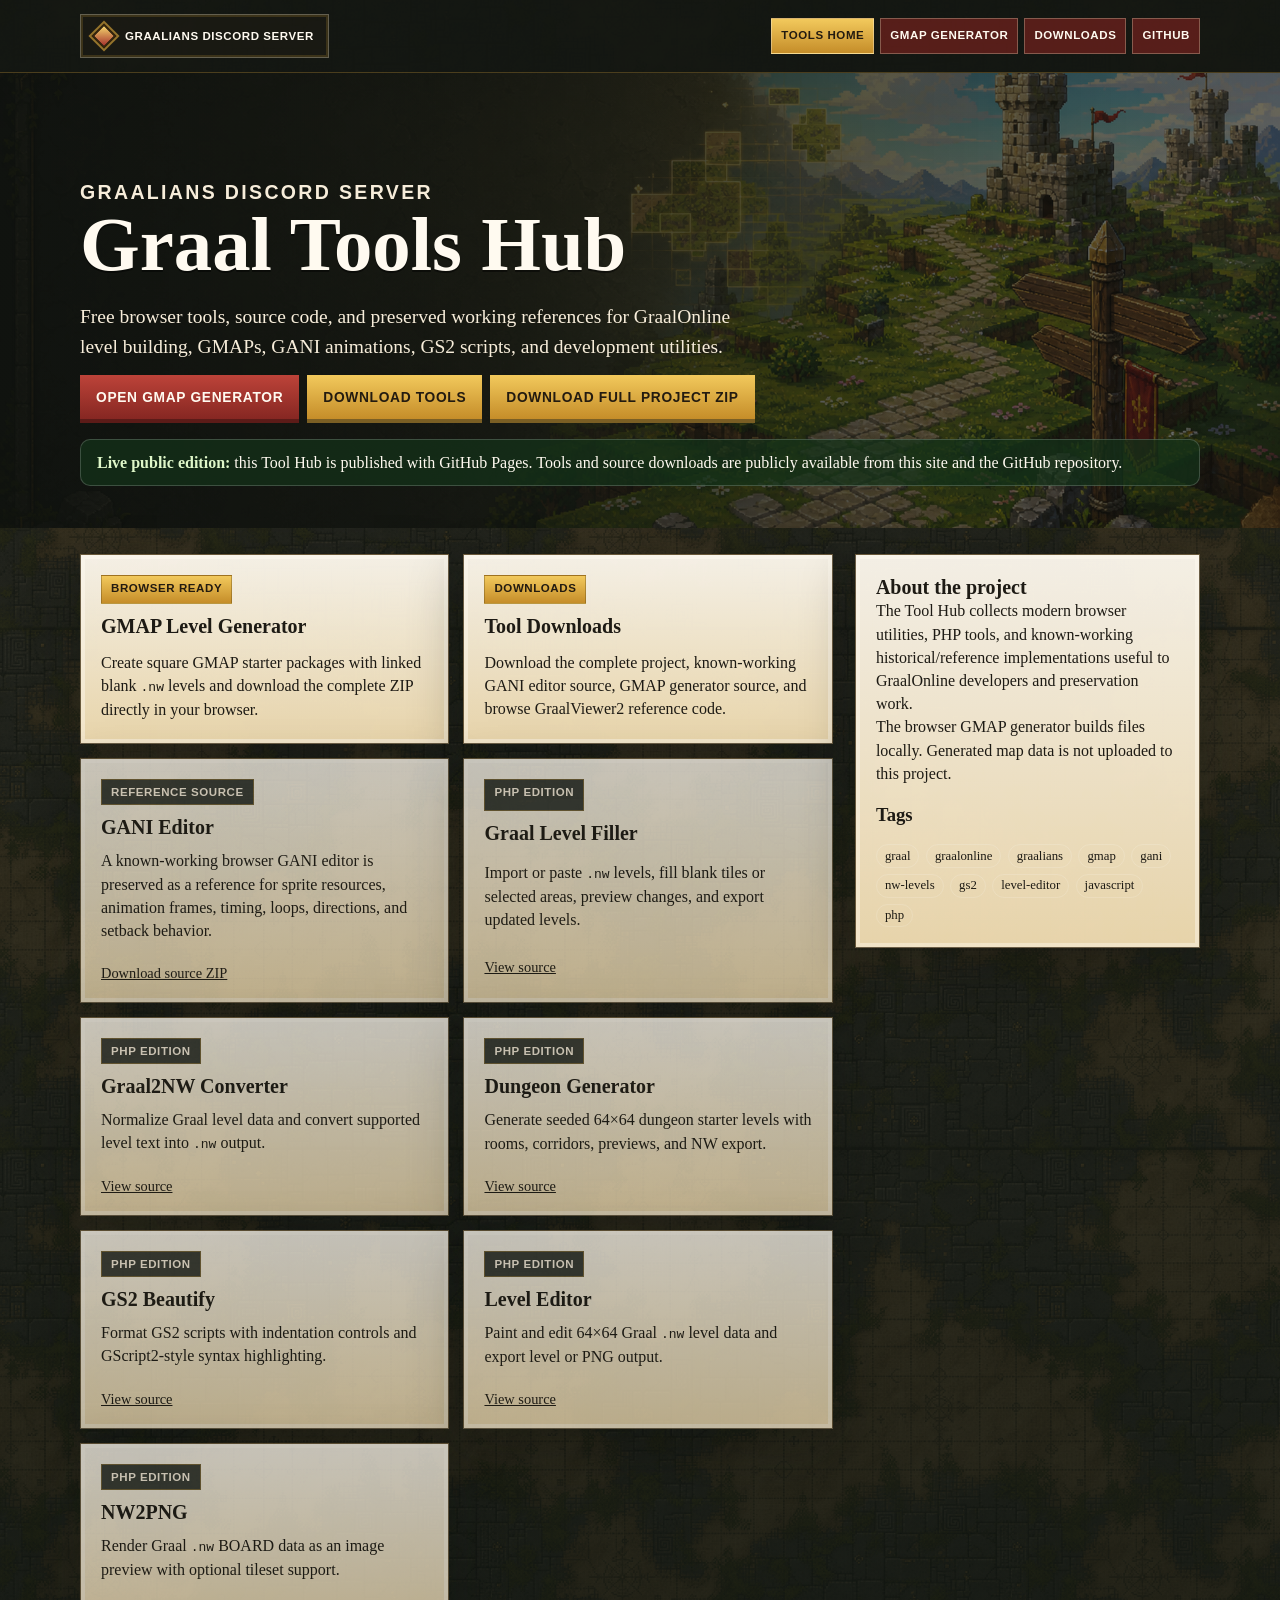
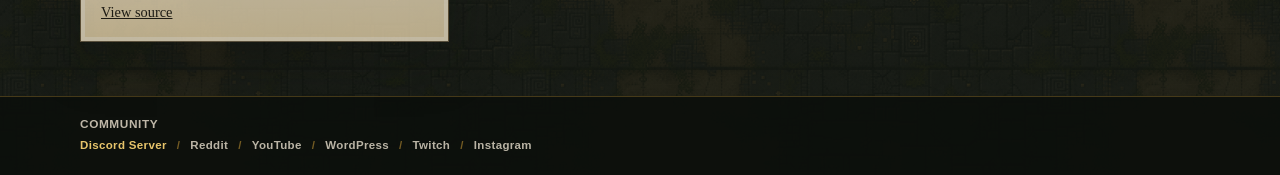
<file: index.html>
<!doctype html>
<html lang="en">
<head>
  <meta charset="utf-8">
  <meta name="viewport" content="width=device-width, initial-scale=1">
  <meta name="description" content="Free GraalOnline development tools from the Graalians Discord Server: GMAP generation, GANI references, NW level utilities, GS2 tools, and downloadable source code.">
  <meta name="keywords" content="Graal,GraalOnline,Graalians,GMAP,GANI,NW levels,GS2,Graal tools,level editor,Graal development,free Graal tools">
  <meta name="author" content="Rice2k / Graalians Discord Server">
  <meta property="og:title" content="Graalians Discord Server Tool Hub">
  <meta property="og:description" content="Free browser and source-code tools for GraalOnline development and preservation.">
  <meta property="og:type" content="website">
  <meta property="og:url" content="https://rice2k.github.io/Graalians-Discord-Server-Tool-Hub/">
  <title>Graalians Discord Server Tool Hub</title>
  <link rel="stylesheet" href="graalians-tools.css">
  <style>
    .live-banner{margin:1rem 0 0;padding:.85rem 1rem;border:1px solid rgba(255,255,255,.18);border-radius:10px;background:rgba(20,50,26,.72)}
    .live-banner strong{color:#dff7c9}.tool-card.is-disabled{opacity:.78;cursor:default}.tool-card.is-disabled:hover{transform:none}
    .tool-actions,.hero-actions{display:flex;gap:.5rem;flex-wrap:wrap;margin-top:.8rem}.mini-link{font-size:.9rem;text-decoration:underline}.tag-cloud{display:flex;gap:.4rem;flex-wrap:wrap;margin-top:.8rem}.tag-cloud span{padding:.2rem .5rem;border:1px solid rgba(255,255,255,.15);border-radius:999px;font-size:.8rem}
  </style>
</head>
<body>
<header class="site-header">
  <div class="shell header-inner">
    <a class="brand-mark" href="index.html" aria-label="Graalians Discord Server tools home"><i class="brand-gem" aria-hidden="true"></i><span>Graalians Discord Server</span></a>
    <nav class="site-nav" aria-label="Main navigation">
      <a class="is-current" href="index.html">Tools Home</a>
      <a href="generatelevels.html">GMAP Generator</a>
      <a href="downloads.html">Downloads</a>
      <a href="https://github.com/rice2k/Graalians-Discord-Server-Tool-Hub">GitHub</a>
    </nav>
  </div>
</header>
<main>
<section class="page-hero">
  <div class="shell">
    <p class="eyebrow">Graalians Discord Server</p>
    <h1>Graal Tools Hub</h1>
    <p>Free browser tools, source code, and preserved working references for GraalOnline level building, GMAPs, GANI animations, GS2 scripts, and development utilities.</p>
    <div class="hero-actions"><a class="button" href="generatelevels.html">Open GMAP Generator</a><a class="button secondary" href="downloads.html">Download Tools</a><a class="button secondary" href="https://github.com/rice2k/Graalians-Discord-Server-Tool-Hub/archive/refs/heads/main.zip">Download Full Project ZIP</a></div>
    <div class="live-banner"><strong>Live public edition:</strong> this Tool Hub is published with GitHub Pages. Tools and source downloads are publicly available from this site and the GitHub repository.</div>
  </div>
</section>
<section class="shell content-band">
  <div>
    <div class="tools-grid" aria-label="Available tools">
      <a class="tool-card" href="generatelevels.html"><span class="tool-status">Browser ready</span><h2>GMAP Level Generator</h2><p>Create square GMAP starter packages with linked blank <code>.nw</code> levels and download the complete ZIP directly in your browser.</p></a>
      <a class="tool-card" href="downloads.html"><span class="tool-status">Downloads</span><h2>Tool Downloads</h2><p>Download the complete project, known-working GANI editor source, GMAP generator source, and browse GraalViewer2 reference code.</p></a>
      <div class="tool-card is-disabled"><span class="tool-status soon">Reference source</span><h2>GANI Editor</h2><p>A known-working browser GANI editor is preserved as a reference for sprite resources, animation frames, timing, loops, directions, and setback behavior.</p><div class="tool-actions"><a class="mini-link" href="https://raw.githubusercontent.com/rice2k/Graalians-Discord-Server-Tool-Hub/main/reference-tools/packages/gani-edit-working-source.zip">Download source ZIP</a></div></div>
      <div class="tool-card is-disabled"><span class="tool-status soon">PHP edition</span><h2>Graal Level Filler</h2><p>Import or paste <code>.nw</code> levels, fill blank tiles or selected areas, preview changes, and export updated levels.</p><div class="tool-actions"><a class="mini-link" href="https://github.com/rice2k/Graalians-Discord-Server-Tool-Hub/blob/main/graal-level-filler.php">View source</a></div></div>
      <div class="tool-card is-disabled"><span class="tool-status soon">PHP edition</span><h2>Graal2NW Converter</h2><p>Normalize Graal level data and convert supported level text into <code>.nw</code> output.</p><div class="tool-actions"><a class="mini-link" href="https://github.com/rice2k/Graalians-Discord-Server-Tool-Hub/blob/main/graal2nw-converter.php">View source</a></div></div>
      <div class="tool-card is-disabled"><span class="tool-status soon">PHP edition</span><h2>Dungeon Generator</h2><p>Generate seeded 64×64 dungeon starter levels with rooms, corridors, previews, and NW export.</p><div class="tool-actions"><a class="mini-link" href="https://github.com/rice2k/Graalians-Discord-Server-Tool-Hub/blob/main/dungeon-generator.php">View source</a></div></div>
      <div class="tool-card is-disabled"><span class="tool-status soon">PHP edition</span><h2>GS2 Beautify</h2><p>Format GS2 scripts with indentation controls and GScript2-style syntax highlighting.</p><div class="tool-actions"><a class="mini-link" href="https://github.com/rice2k/Graalians-Discord-Server-Tool-Hub/blob/main/gs2-beautify.php">View source</a></div></div>
      <div class="tool-card is-disabled"><span class="tool-status soon">PHP edition</span><h2>Level Editor</h2><p>Paint and edit 64×64 Graal <code>.nw</code> level data and export level or PNG output.</p><div class="tool-actions"><a class="mini-link" href="https://github.com/rice2k/Graalians-Discord-Server-Tool-Hub/blob/main/level-editor.php">View source</a></div></div>
      <div class="tool-card is-disabled"><span class="tool-status soon">PHP edition</span><h2>NW2PNG</h2><p>Render Graal <code>.nw</code> BOARD data as an image preview with optional tileset support.</p><div class="tool-actions"><a class="mini-link" href="https://github.com/rice2k/Graalians-Discord-Server-Tool-Hub/blob/main/nw2png.php">View source</a></div></div>
    </div>
  </div>
  <aside class="community-panel">
    <h2>About the project</h2>
    <p>The Tool Hub collects modern browser utilities, PHP tools, and known-working historical/reference implementations useful to GraalOnline developers and preservation work.</p>
    <p class="tool-note">The browser GMAP generator builds files locally. Generated map data is not uploaded to this project.</p>
    <h3>Tags</h3><div class="tag-cloud"><span>graal</span><span>graalonline</span><span>graalians</span><span>gmap</span><span>gani</span><span>nw-levels</span><span>gs2</span><span>level-editor</span><span>javascript</span><span>php</span></div>
  </aside>
</section>
</main>
<footer class="site-footer"><div class="shell"><p>Community</p><div class="footer-links"><a href="https://discord.gg/AeDurPz">Discord Server</a><a href="https://reddit.com/r/graal">Reddit</a><a href="https://www.youtube.com/@GraalDiscord">YouTube</a><a href="https://graaldisocrd.wordpress.com/">WordPress</a><a href="https://www.twitch.tv/rice2k">Twitch</a><a href="https://www.instagram.com/Graal_Discord/">Instagram</a></div></div></footer>
</body>
</html>
</file>
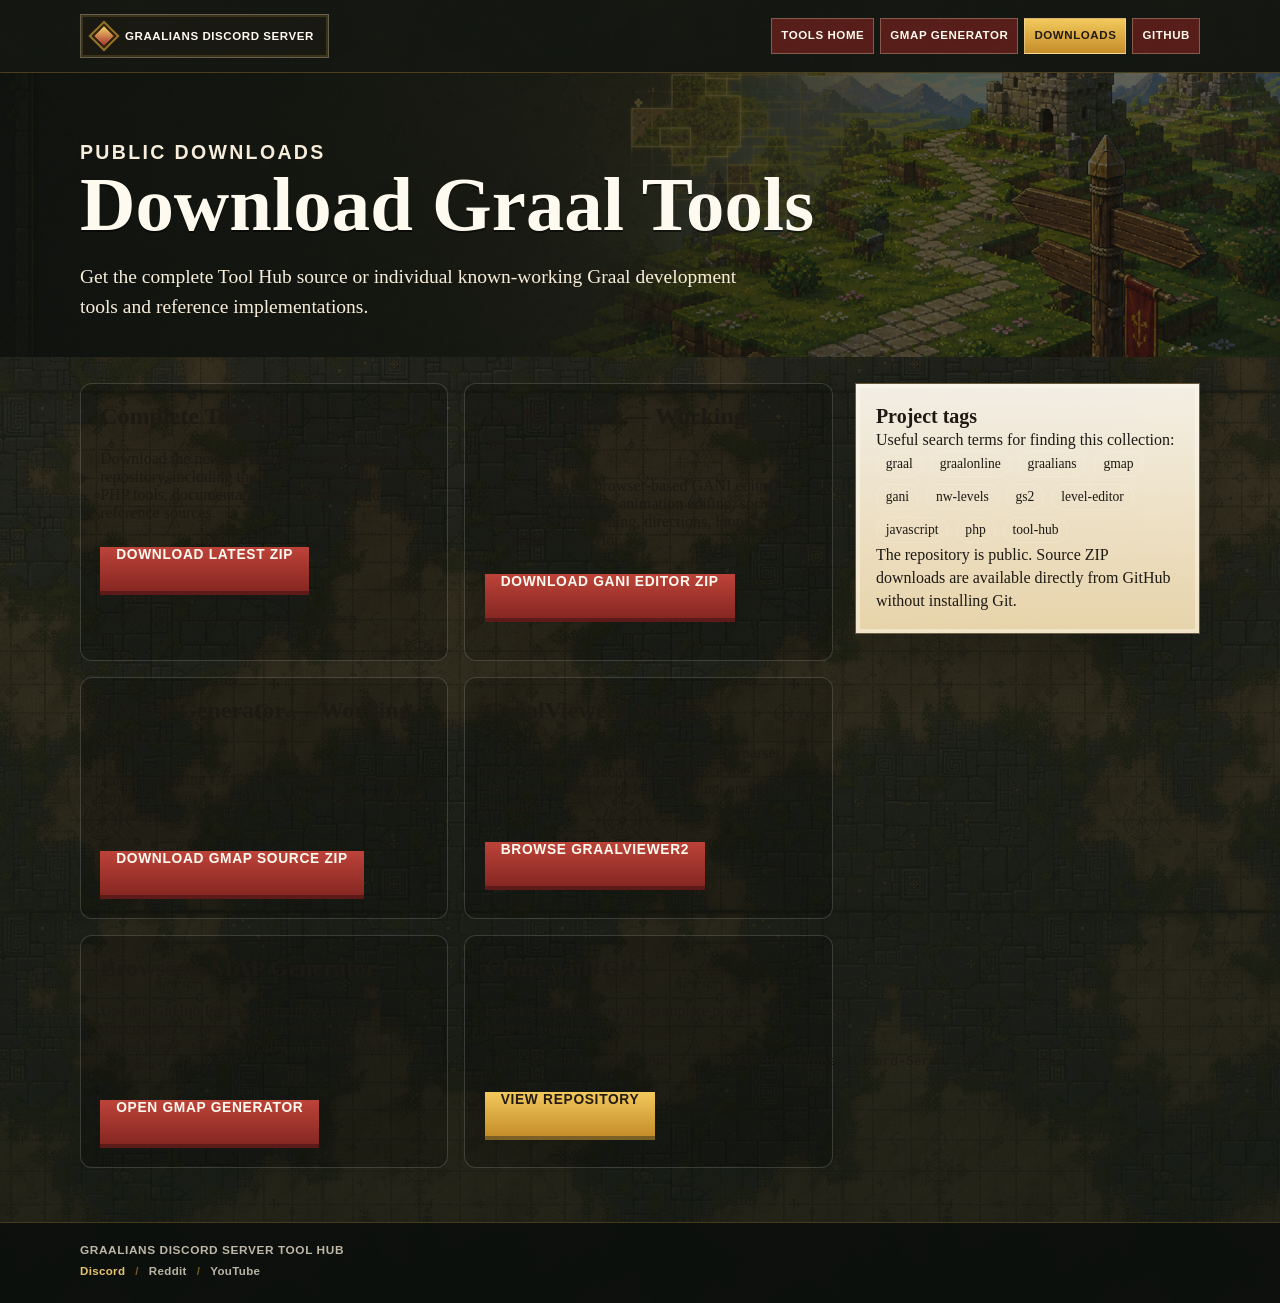
<file: downloads.html>
<!doctype html>
<html lang="en">
<head>
  <meta charset="utf-8">
  <meta name="viewport" content="width=device-width, initial-scale=1">
  <meta name="description" content="Download the Graalians Discord Server Tool Hub, working Graal GANI editor source, GMAP generator source, and GraalViewer2 reference source.">
  <meta name="keywords" content="Graal,GraalOnline,Graalians,GMAP,GANI,NW levels,GS2,Graal tools,level editor,Graal development">
  <title>Downloads - Graalians Discord Server Tool Hub</title>
  <link rel="stylesheet" href="graalians-tools.css">
  <style>
    .download-grid{display:grid;grid-template-columns:repeat(auto-fit,minmax(260px,1fr));gap:1rem}.download-card{padding:1.2rem;border:1px solid rgba(255,255,255,.16);border-radius:12px;background:rgba(0,0,0,.18)}.download-card h2{margin-top:0}.download-card .button{display:inline-block;margin-top:.6rem}.file-note{font-size:.9rem;opacity:.82}.tag-cloud{display:flex;gap:.45rem;flex-wrap:wrap}.tag-cloud span{padding:.25rem .55rem;border:1px solid rgba(255,255,255,.16);border-radius:999px;font-size:.85rem}
  </style>
</head>
<body>
<header class="site-header"><div class="shell header-inner"><a class="brand-mark" href="index.html"><i class="brand-gem" aria-hidden="true"></i><span>Graalians Discord Server</span></a><nav class="site-nav"><a href="index.html">Tools Home</a><a href="generatelevels.html">GMAP Generator</a><a class="is-current" href="downloads.html">Downloads</a><a href="https://github.com/rice2k/Graalians-Discord-Server-Tool-Hub">GitHub</a></nav></div></header>
<main>
<section class="page-hero compact"><div class="shell"><p class="eyebrow">Public downloads</p><h1>Download Graal Tools</h1><p>Get the complete Tool Hub source or individual known-working Graal development tools and reference implementations.</p></div></section>
<section class="shell content-band">
<div>
  <div class="download-grid">
    <article class="download-card"><h2>Complete Tool Hub</h2><p>Download the newest copy of the entire public repository, including the static browser edition, PHP tools, documentation, screenshots, and reference sources.</p><a class="button" href="https://github.com/rice2k/Graalians-Discord-Server-Tool-Hub/archive/refs/heads/main.zip">Download latest ZIP</a><p class="file-note">Always downloads the current <code>main</code> branch.</p></article>
    <article class="download-card"><h2>GANI Editor — Working Source</h2><p>Known-working browser-based GANI editor source preserved for animation editing, sprite resources, frame timing, directions, loops, freezes, and setback behavior.</p><a class="button" href="https://raw.githubusercontent.com/rice2k/Graalians-Discord-Server-Tool-Hub/main/reference-tools/packages/gani-edit-working-source.zip">Download GANI Editor ZIP</a></article>
    <article class="download-card"><h2>GMAP Generator — Working Source</h2><p>Known-working C# GMAP generator source with project files, generation logic, template level, tests, and workflow files.</p><a class="button" href="https://raw.githubusercontent.com/rice2k/Graalians-Discord-Server-Tool-Hub/main/reference-tools/packages/graal-gmap-generator-working-source.zip">Download GMAP Source ZIP</a></article>
    <article class="download-card"><h2>GraalViewer2 Source</h2><p>Browse the preserved C# GANI viewer/parser source used as a behavioral reference for animation loading, rendering, timing, and resource handling.</p><a class="button" href="https://github.com/rice2k/Graalians-Discord-Server-Tool-Hub/tree/main/reference-tools/GraalViewer2-source">Browse GraalViewer2</a></article>
    <article class="download-card"><h2>Browser GMAP Generator</h2><p>Use the GitHub Pages-compatible generator directly in a browser. It creates the GMAP and linked blank <code>.nw</code> files locally and downloads the completed ZIP.</p><a class="button" href="generatelevels.html">Open GMAP Generator</a></article>
    <article class="download-card"><h2>Clone with Git</h2><p>Developers can clone the complete project and keep it updated with Git.</p><pre><code>git clone https://github.com/rice2k/Graalians-Discord-Server-Tool-Hub.git</code></pre><a class="button secondary" href="https://github.com/rice2k/Graalians-Discord-Server-Tool-Hub">View Repository</a></article>
  </div>
</div>
<aside class="community-panel"><h2>Project tags</h2><p>Useful search terms for finding this collection:</p><div class="tag-cloud"><span>graal</span><span>graalonline</span><span>graalians</span><span>gmap</span><span>gani</span><span>nw-levels</span><span>gs2</span><span>level-editor</span><span>javascript</span><span>php</span><span>tool-hub</span></div><p class="tool-note">The repository is public. Source ZIP downloads are available directly from GitHub without installing Git.</p></aside>
</section>
</main>
<footer class="site-footer"><div class="shell"><p>Graalians Discord Server Tool Hub</p><div class="footer-links"><a href="https://discord.gg/AeDurPz">Discord</a><a href="https://reddit.com/r/graal">Reddit</a><a href="https://www.youtube.com/@GraalDiscord">YouTube</a></div></div></footer>
</body>
</html>
</file>
<file: graalians-tools.css>
:root {
    --ink: #1d1a14;
    --paper: #f4e6c5;
    --paper-deep: #ddc18c;
    --stone: #2d302a;
    --moss: #526a2f;
    --gold: #d9a63a;
    --ruby: #a5312d;
    --white: #fffaf0;
    --shadow: 0 18px 50px rgba(13, 15, 12, .32);
}

* {
    box-sizing: border-box;
}

body {
    margin: 0;
    min-height: 100vh;
    color: var(--ink);
    font-family: Georgia, "Times New Roman", serif;
    background:
        linear-gradient(rgba(12, 18, 14, .64), rgba(12, 18, 14, .84)),
        url("images/graalians-level-generator-texture.png") center / 520px auto repeat;
}

a {
    color: inherit;
}

.shell {
    width: min(1120px, calc(100% - 32px));
    margin: 0 auto;
}

.site-header {
    position: sticky;
    top: 0;
    z-index: 10;
    color: var(--white);
    background: rgba(19, 22, 18, .92);
    border-bottom: 1px solid rgba(217, 166, 58, .28);
}

.header-inner {
    display: flex;
    align-items: center;
    justify-content: space-between;
    gap: 14px;
    min-height: 72px;
}

.brand-mark {
    display: inline-flex;
    align-items: center;
    gap: 12px;
    min-height: 44px;
    padding: 8px 14px;
    color: var(--white);
    text-decoration: none;
    border: 1px solid rgba(244, 230, 197, .34);
    background: rgba(29, 26, 20, .62);
    box-shadow: inset 0 0 0 2px rgba(217, 166, 58, .18);
}

.brand-gem {
    width: 18px;
    height: 18px;
    transform: rotate(45deg);
    background: linear-gradient(135deg, #f3d46c, var(--ruby));
    border: 2px solid #35250d;
    box-shadow: 0 0 0 2px rgba(217, 166, 58, .65);
}

.brand-mark span,
.site-nav a,
.button,
.tool-status,
.community-links a,
.footer-links a {
    font-family: Arial, sans-serif;
    font-weight: 800;
    letter-spacing: .05em;
    text-transform: uppercase;
}

.brand-mark span,
.site-nav a {
    font-size: .72rem;
}

.site-nav {
    display: flex;
    align-items: center;
    justify-content: flex-end;
    gap: 6px;
    flex-wrap: wrap;
}

.site-nav a {
    display: inline-flex;
    align-items: center;
    justify-content: center;
    min-height: 36px;
    padding: 7px 9px;
    color: var(--white);
    text-decoration: none;
    line-height: 1.15;
    text-align: center;
    border: 1px solid rgba(244, 230, 197, .3);
    background: rgba(129, 34, 31, .62);
}

.site-nav a.is-current {
    color: #231b10;
    background: linear-gradient(180deg, #f2c95c, #c58d29);
    border-color: rgba(255, 250, 240, .35);
}

.page-hero {
    color: var(--white);
    padding: clamp(44px, 8vw, 86px) 0 42px;
    background:
        linear-gradient(90deg, rgba(14, 17, 14, .92), rgba(14, 17, 14, .58)),
        url("images/graalians-level-generator-hero.png") center / cover no-repeat;
}

.page-hero.compact {
    padding: 46px 0 34px;
}

.page-hero h1 {
    max-width: 780px;
    margin: 0;
    font-size: clamp(2.35rem, 6vw, 5rem);
    line-height: 1;
    letter-spacing: 0;
    text-shadow: 0 2px 0 rgba(0, 0, 0, .45);
}

.page-hero p {
    max-width: 680px;
    margin: 18px 0 0;
    color: #f7edda;
    font-size: clamp(1rem, 2vw, 1.22rem);
    line-height: 1.55;
}

.eyebrow {
    margin: 0 0 12px;
    color: #ffd875;
    font: 800 .82rem Arial, sans-serif;
    letter-spacing: .12em;
    text-transform: uppercase;
}

.content-band {
    display: grid;
    grid-template-columns: minmax(0, 1.2fr) minmax(280px, .55fr);
    gap: 22px;
    align-items: start;
    padding: 26px 0 54px;
}

.tools-grid {
    display: grid;
    grid-template-columns: repeat(2, minmax(0, 1fr));
    gap: 14px;
}

.tool-card,
.notice-panel,
.community-panel {
    min-width: 0;
    padding: 20px;
    background: linear-gradient(180deg, rgba(255, 250, 240, .95), rgba(239, 219, 176, .96));
    border: 1px solid rgba(70, 54, 28, .78);
    box-shadow: var(--shadow), inset 0 0 0 4px rgba(255, 250, 240, .42);
}

.tool-card {
    display: grid;
    gap: 10px;
    min-height: 190px;
    text-decoration: none;
}

.tool-card h2,
.notice-panel h2,
.community-panel h2 {
    margin: 0;
    font-size: 1.25rem;
    line-height: 1.2;
}

.tool-card p,
.notice-panel p,
.community-panel p {
    margin: 0;
    line-height: 1.45;
    text-align: left;
}

.tool-status {
    width: fit-content;
    padding: 6px 9px;
    color: #231b10;
    font-size: .72rem;
    background: linear-gradient(180deg, #f2c95c, #c58d29);
    border: 1px solid rgba(84, 61, 17, .35);
}

.tool-status.soon {
    color: #f8eedc;
    background: rgba(45, 48, 42, .94);
    border-color: rgba(217, 166, 58, .35);
}

.community-panel {
    position: sticky;
    top: 94px;
}

.community-links,
.footer-links {
    display: grid;
    gap: 8px;
    margin-top: 14px;
}

.community-links a,
.footer-links a {
    display: flex;
    align-items: center;
    min-height: 40px;
    padding: 9px 11px;
    color: #f8eedc;
    font-size: .78rem;
    text-decoration: none;
    background: rgba(45, 48, 42, .94);
    border: 1px solid rgba(217, 166, 58, .34);
}

.community-links a:first-child,
.footer-links a:first-child {
    color: #231b10;
    background: linear-gradient(180deg, #f2c95c, #c58d29);
}

.actions {
    display: flex;
    flex-wrap: wrap;
    gap: 10px;
    margin-top: 18px;
}

.button {
    display: inline-flex;
    align-items: center;
    justify-content: center;
    min-height: 48px;
    padding: 0 16px;
    color: #fffaf0;
    font-size: .86rem;
    text-decoration: none;
    border-bottom: 4px solid #5c1b18;
    background: linear-gradient(180deg, #bd4339, #862722);
}

.button.secondary {
    color: #231b10;
    border-bottom-color: #7b5f24;
    background: linear-gradient(180deg, #f2c95c, #c58d29);
}

.button.small {
    min-height: 38px;
    padding: 0 12px;
    font-size: .74rem;
}

.tool-workspace {
    display: grid;
    grid-template-columns: minmax(0, 1fr) minmax(300px, .58fr);
    gap: 18px;
    align-items: start;
    padding: 26px 0 54px;
}

.tool-panel,
.preview-panel,
.source-panel {
    min-width: 0;
    padding: 20px;
    background: linear-gradient(180deg, rgba(255, 250, 240, .96), rgba(239, 219, 176, .97));
    border: 1px solid rgba(70, 54, 28, .78);
    box-shadow: var(--shadow), inset 0 0 0 4px rgba(255, 250, 240, .42);
}

.tool-panel,
.preview-panel,
.source-panel,
.community-panel,
.tool-card {
    text-align: left;
}

.tool-panel h2,
.preview-panel h2,
.source-panel h2 {
    margin: 0 0 14px;
    font-size: 1.22rem;
}

.tool-subtitle {
    margin: 18px 0 8px;
    font-size: 1.02rem;
    line-height: 1.25;
}

.form-grid {
    display: grid;
    grid-template-columns: repeat(4, minmax(0, 1fr));
    gap: 12px;
}

.form-grid.two {
    grid-template-columns: repeat(2, minmax(0, 1fr));
}

.field,
.wide-field {
    display: grid;
    gap: 6px;
    min-width: 0;
}

.wide-field {
    grid-column: 1 / -1;
}

.field label,
.wide-field label,
.option-row span {
    color: #332715;
    font: 800 .76rem Arial, sans-serif;
    letter-spacing: .05em;
    text-transform: uppercase;
}

input,
select,
textarea {
    width: 100%;
    min-width: 0;
    color: #201810;
    font: 1rem Arial, sans-serif;
    background: #fff9ea;
    border: 1px solid rgba(70, 54, 28, .62);
    box-shadow: inset 0 1px 0 rgba(255, 255, 255, .72);
}

input,
select {
    min-height: 42px;
    padding: 8px 10px;
}

input[type="file"] {
    padding: 9px;
    background: rgba(255, 249, 234, .72);
}

textarea {
    min-height: 300px;
    padding: 12px;
    resize: vertical;
    line-height: 1.42;
    font-family: Consolas, "Courier New", monospace;
}

.code-editor {
    min-height: 430px;
}

.gs2-editor-shell {
    position: relative;
    min-height: 430px;
    overflow: hidden;
    background: #fff;
    border: 1px solid rgba(70, 54, 28, .62);
    box-shadow: inset 0 1px 0 rgba(255, 255, 255, .72);
}

.gs2-highlight,
.gs2-code-input {
    width: 100%;
    min-height: 430px;
    margin: 0;
    padding: 12px;
    font: 1rem/1.42 Consolas, "Courier New", monospace;
    letter-spacing: 0;
    tab-size: 4;
    white-space: pre-wrap;
    overflow-wrap: anywhere;
}

.gs2-highlight {
    position: absolute;
    inset: 0;
    z-index: 1;
    overflow: hidden;
    color: #000;
    background: #fff;
    border: 0;
    pointer-events: none;
}

.gs2-code-input {
    position: relative;
    z-index: 2;
    color: transparent;
    caret-color: #201810;
    background: transparent;
    border: 0;
    box-shadow: none;
    outline: 0;
    resize: vertical;
    -webkit-text-fill-color: transparent;
}

.gs2-code-input::selection {
    background: rgba(75, 110, 150, .28);
    color: transparent;
}

.gs2-token-keyword1 {
    color: #a52a2a;
    font-weight: 700;
}

.gs2-token-keyword2 {
    color: #2e8b57;
    font-weight: 700;
}

.gs2-token-keyword3 {
    color: #008a8c;
}

.gs2-token-comment {
    color: #0000ff;
}

.gs2-token-number,
.gs2-token-string {
    color: #ff00ff;
}

.gs2-token-operator {
    color: #6a5acd;
}

.tool-status-line {
    min-height: 42px;
    margin-top: 14px;
    padding: 11px 12px;
    color: #231b10;
    font: 700 .92rem Arial, sans-serif;
    background: rgba(255, 250, 240, .64);
    border: 1px solid rgba(70, 54, 28, .38);
}

.tool-status-line[data-type="error"] {
    color: #fffaf0;
    background: rgba(133, 38, 33, .94);
}

.tool-status-line[data-type="success"] {
    color: #fffaf0;
    background: rgba(55, 92, 47, .94);
}

.canvas-wrap {
    width: 100%;
    overflow: auto;
    background: rgba(28, 29, 25, .94);
    border: 1px solid rgba(217, 166, 58, .32);
}

.preview-stack {
    display: grid;
    gap: 12px;
}

.level-canvas,
.paint-canvas,
.gani-canvas {
    display: block;
    width: 100%;
    max-width: 640px;
    height: auto;
    margin: 0 auto;
    image-rendering: pixelated;
    cursor: crosshair;
}

.level-canvas {
    touch-action: none;
    cursor: cell;
}

.paint-canvas {
    touch-action: none;
}

.gani-canvas {
    max-width: 420px;
    background:
        linear-gradient(45deg, rgba(255, 250, 240, .05) 25%, transparent 25%),
        linear-gradient(-45deg, rgba(255, 250, 240, .05) 25%, transparent 25%),
        rgba(28, 29, 25, .94);
    background-size: 18px 18px;
}

.metric-row {
    display: grid;
    grid-template-columns: repeat(3, minmax(0, 1fr));
    gap: 10px;
    margin-top: 14px;
}

.metric {
    min-width: 0;
    padding: 12px;
    background: rgba(45, 48, 42, .92);
    border: 1px solid rgba(217, 166, 58, .28);
}

.metric strong {
    display: block;
    color: #ffd875;
    font: 800 1.35rem Arial, sans-serif;
}

.metric span {
    display: block;
    margin-top: 3px;
    color: #f8eedc;
    font: 700 .72rem Arial, sans-serif;
    letter-spacing: .05em;
    text-transform: uppercase;
}

.tool-note,
.source-panel p {
    margin: 0;
    line-height: 1.48;
    text-align: left;
}

.source-panel p + p,
.source-panel .instruction-list + p {
    margin-top: 10px;
}

.instruction-list {
    margin: 0;
    padding-left: 20px;
    line-height: 1.5;
}

.instruction-list li + li {
    margin-top: 6px;
}

.format-note {
    margin-top: 12px;
    padding: 12px;
    color: #f8eedc;
    font: 700 .9rem Arial, sans-serif;
    line-height: 1.45;
    background: rgba(45, 48, 42, .92);
    border: 1px solid rgba(217, 166, 58, .28);
}

.table-scroll {
    width: 100%;
    overflow: auto;
    margin-top: 12px;
    border: 1px solid rgba(70, 54, 28, .38);
}

.tool-table {
    width: 100%;
    min-width: 620px;
    border-collapse: collapse;
    background: rgba(255, 249, 234, .7);
}

.tool-table th,
.tool-table td {
    padding: 7px;
    text-align: left;
    border-bottom: 1px solid rgba(70, 54, 28, .22);
}

.tool-table th {
    color: #332715;
    font: 800 .72rem Arial, sans-serif;
    letter-spacing: .05em;
    text-transform: uppercase;
    background: rgba(217, 166, 58, .18);
}

.tool-table input,
.tool-table select {
    min-height: 34px;
    padding: 5px 7px;
    font-size: .9rem;
}

.tool-table .icon-button {
    min-width: 36px;
    min-height: 34px;
    padding: 0 8px;
    color: #fffaf0;
    font: 800 .8rem Arial, sans-serif;
    background: linear-gradient(180deg, #bd4339, #862722);
    border: 0;
    cursor: pointer;
}

.inline-check {
    display: inline-flex;
    align-items: center;
    gap: 8px;
    min-height: 42px;
    color: #332715;
    font: 800 .76rem Arial, sans-serif;
    letter-spacing: .05em;
    text-transform: uppercase;
}

.inline-check input {
    width: auto;
    min-height: 0;
}

.small-help {
    margin: 8px 0 0;
    color: #5b4b2e;
    font: 700 .88rem Arial, sans-serif;
    line-height: 1.45;
}

.source-panel {
    margin-top: 16px;
}

.option-row {
    display: flex;
    flex-wrap: wrap;
    gap: 12px 16px;
    align-items: center;
    margin-top: 12px;
}

.option-row label {
    display: inline-flex;
    align-items: center;
    gap: 7px;
    font: 700 .9rem Arial, sans-serif;
}

.option-row input[type="radio"],
.option-row input[type="checkbox"] {
    width: auto;
    min-height: 0;
}

.site-footer {
    color: #f7edda;
    padding: 20px 0 26px;
    background: rgba(12, 15, 12, .94);
    border-top: 1px solid rgba(217, 166, 58, .28);
}

.site-footer p {
    margin: 0;
    line-height: 1.45;
    color: rgba(247, 237, 218, .76);
    font: 700 .74rem Arial, sans-serif;
    letter-spacing: .05em;
    text-transform: uppercase;
}

.footer-links {
    display: flex;
    flex-wrap: wrap;
    gap: 6px 10px;
    margin-top: 8px;
}

.footer-links a {
    display: inline-flex;
    width: auto;
    min-height: 0;
    padding: 0;
    color: rgba(247, 237, 218, .74);
    font-size: .72rem;
    letter-spacing: .03em;
    text-transform: none;
    background: transparent;
    border: 0;
}

.footer-links a:first-child {
    color: rgba(255, 216, 117, .9);
    background: transparent;
}

.footer-links a + a::before {
    content: "/";
    margin-right: 10px;
    color: rgba(217, 166, 58, .5);
}

@media (max-width: 860px) {
    .header-inner,
    .content-band {
        grid-template-columns: 1fr;
    }

    .header-inner {
        display: grid;
        padding: 12px 0;
    }

    .site-nav {
        justify-content: flex-start;
    }

    .content-band,
    .tools-grid,
    .tool-workspace,
    .form-grid,
    .form-grid.two {
        display: grid;
        grid-template-columns: 1fr;
    }

    .community-panel {
        position: static;
    }

    .footer-links {
        display: flex;
    }
}

@media (max-width: 520px) {
    .brand-mark,
    .button {
        width: 100%;
    }

    .site-nav a {
        flex: 1 1 100%;
        justify-content: center;
    }

    .actions,
    .metric-row {
        display: grid;
        grid-template-columns: 1fr;
    }

    .footer-links {
        display: flex;
    }
}
</file>
